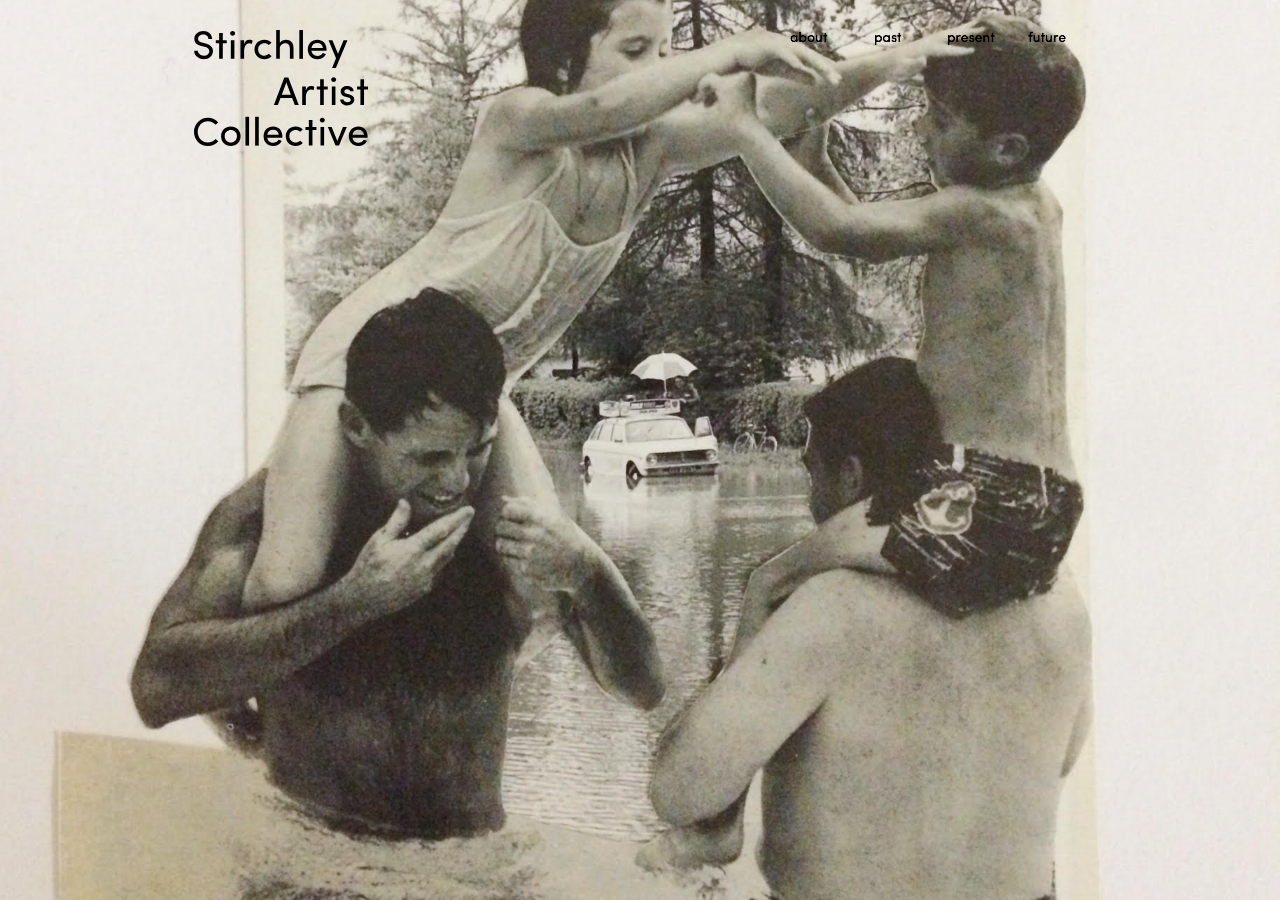
<file: index.html>
<!DOCTYPE html>
<html class="nojs html css_verticalspacer" lang="en-GB">
 <head>

  <meta http-equiv="Content-type" content="text/html;charset=UTF-8"/>
  <meta name="generator" content="2015.2.1.352"/>
  <meta name="viewport" content="width=device-width, initial-scale=1.0"/>
  
  <script type="text/javascript">
   // Update the 'nojs'/'js' class on the html node
document.documentElement.className = document.documentElement.className.replace(/\bnojs\b/g, 'js');

// Check that all required assets are uploaded and up-to-date
if(typeof Muse == "undefined") window.Muse = {}; window.Muse.assets = {"required":["jquery-1.8.3.min.js", "museutils.js", "museconfig.js", "jquery.musepolyfill.bgsize.js", "jquery.watch.js", "require.js", "index.css"], "outOfDate":[]};
</script>
  
  <title>Home</title>
  <!-- CSS -->
  <link rel="stylesheet" type="text/css" href="css/site_global.css?crc=3916556066"/>
  <link rel="stylesheet" type="text/css" href="css/index.css?crc=3976883531" id="pagesheet"/>
   </head>
 <body class="museBGSize">

  <div class="clearfix borderbox" id="page"><!-- group -->
   <div class="clip_frame grpelem" id="u129"><!-- svg -->
    <img class="svg" id="u127" src="images/pasted-svg-610532x406.svg?crc=4205839563" alt="" data-mu-svgfallback="images/pasted%20svg%20610532x406_poster_.png?crc=4030659109" data-image-width="174" data-image-height="116"/>
   </div>
   <a class="nonblock nontext grpelem" id="u94-4" href="about.html"><!-- rasterized frame --><img id="u94-4_img" alt="about" src="images/u94-4.png?crc=3855780870" data-image-width="58"/></a>
   <a class="nonblock nontext grpelem" id="u98-4" href="past.html"><!-- rasterized frame --><img id="u98-4_img" alt="past" src="images/u98-4.png?crc=3931418135" data-image-width="58"/></a>
   <a class="nonblock nontext grpelem" id="u101-4" href="present.html"><!-- rasterized frame --><img id="u101-4_img" alt="present" src="images/u101-4.png?crc=237184759" data-image-width="58"/></a>
   <a class="nonblock nontext grpelem" id="u104-4" href="future.html"><!-- rasterized frame --><img id="u104-4_img" alt="future" src="images/u104-4.png?crc=3951408456" data-image-width="58"/></a>
   <div class="verticalspacer" data-offset-top="146" data-content-above-spacer="145" data-content-below-spacer="354"></div>
  </div>
  <!-- Other scripts -->
  <script type="text/javascript">
   window.Muse.assets.check=function(d){if(!window.Muse.assets.checked){window.Muse.assets.checked=!0;var b={},c=function(a,b){if(window.getComputedStyle){var c=window.getComputedStyle(a,null);return c&&c.getPropertyValue(b)||c&&c[b]||""}if(document.documentElement.currentStyle)return(c=a.currentStyle)&&c[b]||a.style&&a.style[b]||"";return""},a=function(a){if(a.match(/^rgb/))return a=a.replace(/\s+/g,"").match(/([\d\,]+)/gi)[0].split(","),(parseInt(a[0])<<16)+(parseInt(a[1])<<8)+parseInt(a[2]);if(a.match(/^\#/))return parseInt(a.substr(1),
16);return 0},g=function(g){for(var f=document.getElementsByTagName("link"),i=0;i<f.length;i++)if("text/css"==f[i].type){var h=(f[i].href||"").match(/\/?css\/([\w\-]+\.css)\?crc=(\d+)/);if(!h||!h[1]||!h[2])break;b[h[1]]=h[2]}f=document.createElement("div");f.className="version";f.style.cssText="display:none; width:1px; height:1px;";document.getElementsByTagName("body")[0].appendChild(f);for(i=0;i<Muse.assets.required.length;){var h=Muse.assets.required[i],l=h.match(/([\w\-\.]+)\.(\w+)$/),k=l&&l[1]?
l[1]:null,l=l&&l[2]?l[2]:null;switch(l.toLowerCase()){case "css":k=k.replace(/\W/gi,"_").replace(/^([^a-z])/gi,"_$1");f.className+=" "+k;k=a(c(f,"color"));l=a(c(f,"backgroundColor"));k!=0||l!=0?(Muse.assets.required.splice(i,1),"undefined"!=typeof b[h]&&(k!=b[h]>>>24||l!=(b[h]&16777215))&&Muse.assets.outOfDate.push(h)):i++;f.className="version";break;case "js":k.match(/^jquery-[\d\.]+/gi)&&d&&d().jquery=="1.8.3"?Muse.assets.required.splice(i,1):i++;break;default:throw Error("Unsupported file type: "+
l);}}f.parentNode.removeChild(f);if(Muse.assets.outOfDate.length||Muse.assets.required.length)f="Some files on the server may be missing or incorrect. Clear browser cache and try again. If the problem persists please contact website author.",g&&Muse.assets.outOfDate.length&&(f+="\nOut of date: "+Muse.assets.outOfDate.join(",")),g&&Muse.assets.required.length&&(f+="\nMissing: "+Muse.assets.required.join(",")),alert(f)};location&&location.search&&location.search.match&&location.search.match(/muse_debug/gi)?setTimeout(function(){g(!0)},5E3):g()}};
var muse_init=function(){require.config({baseUrl:""});require(["jquery","museutils","whatinput","jquery.musepolyfill.bgsize","jquery.watch"],function(d){var $ = d;$(document).ready(function(){try{
window.Muse.assets.check($);/* body */
Muse.Utils.transformMarkupToFixBrowserProblemsPreInit();/* body */
Muse.Utils.prepHyperlinks(true);/* body */
Muse.Utils.fullPage('#page');/* 100% height page */
Muse.Utils.showWidgetsWhenReady();/* body */
Muse.Utils.transformMarkupToFixBrowserProblems();/* body */
}catch(b){if(b&&"function"==typeof b.notify?b.notify():Muse.Assert.fail("Error calling selector function: "+b),false)throw b;}})})};

</script>
  <!-- RequireJS script -->
  <script src="scripts/require.js?crc=4108833657" type="text/javascript" async data-main="scripts/museconfig.js?crc=169177150" onload="if (requirejs) requirejs.onError = function(requireType, requireModule) { if (requireType && requireType.toString && requireType.toString().indexOf && 0 <= requireType.toString().indexOf('#scripterror')) window.Muse.assets.check(); }" onerror="window.Muse.assets.check();"></script>
   </body>
</html>
</file>
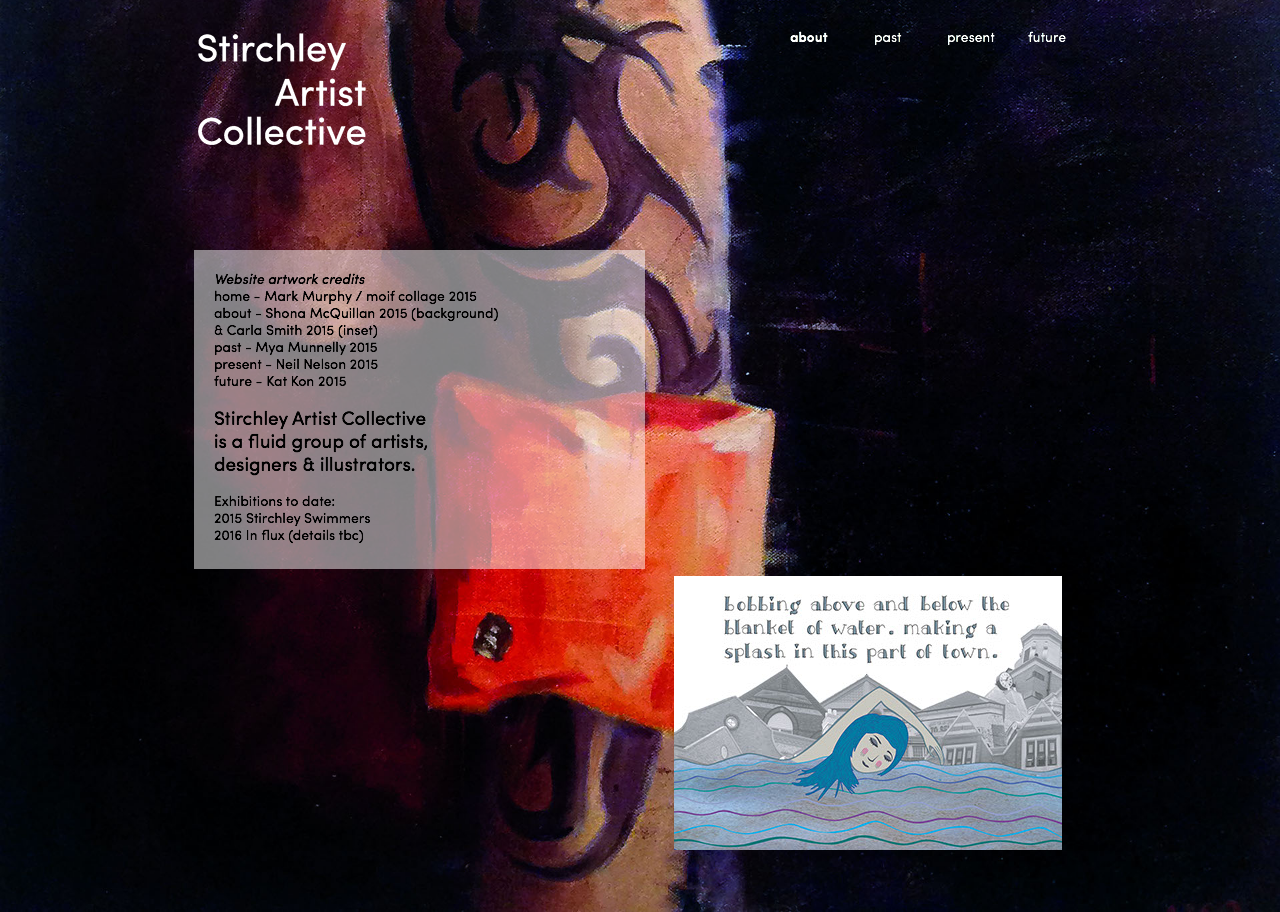
<file: about.html>
<!DOCTYPE html>
<html class="nojs html css_verticalspacer" lang="en-GB">
 <head>

  <meta http-equiv="Content-type" content="text/html;charset=UTF-8"/>
  <meta name="generator" content="2015.2.1.352"/>
  <meta name="viewport" content="width=device-width, initial-scale=1.0"/>
  
  <script type="text/javascript">
   // Update the 'nojs'/'js' class on the html node
document.documentElement.className = document.documentElement.className.replace(/\bnojs\b/g, 'js');

// Check that all required assets are uploaded and up-to-date
if(typeof Muse == "undefined") window.Muse = {}; window.Muse.assets = {"required":["jquery-1.8.3.min.js", "museutils.js", "museconfig.js", "jquery.musepolyfill.bgsize.js", "jquery.watch.js", "require.js", "about.css"], "outOfDate":[]};
</script>
  
  <title>About</title>
  <!-- CSS -->
  <link rel="stylesheet" type="text/css" href="css/site_global.css?crc=3916556066"/>
  <link rel="stylesheet" type="text/css" href="css/about.css?crc=255403412" id="pagesheet"/>
   </head>
 <body class="museBGSize">

  <div class="clearfix borderbox" id="page"><!-- group -->
   <div class="clearfix grpelem" id="pu426"><!-- group -->
    <div class="clip_frame grpelem" id="u426"><!-- image -->
     <img class="block" id="u426_img" src="images/sac-logo-o-white.png?crc=4104380112" alt="" data-image-width="388" data-image-height="388"/>
    </div>
    <div class="grpelem" id="u399"><!-- simple frame --></div>
    <img class="grpelem" id="u400-31" alt="Website artwork credits home - Mark Murphy / moif collage 2015 about - Shona McQuillan 2015 (background) &amp; Carla Smith 2015 (inset) past - Mya Munnelly 2015 present - Neil Nelson 2015 future - Kat Kon 2015 Stirchley Artist Collective is a fluid group of artists, designers &amp; illustrators. Exhibitions to date: 2015 Stirchley Swimmers 2016 In flux (details tbc) " src="images/u400-31.png?crc=511358197" data-image-width="410"/><!-- rasterized frame -->
    <a class="nonblock nontext grpelem" id="u465" href="index.html"><!-- content --><div class="fluid_height_spacer"></div></a>
   </div>
   <div class="clearfix grpelem" id="ppu197-4"><!-- column -->
    <div class="clearfix colelem" id="pu197-4"><!-- group -->
     <a class="nonblock nontext MuseLinkActive grpelem" id="u197-4" href="about.html"><!-- rasterized frame --><img id="u197-4_img" alt="about" src="images/u197-4-a.png?crc=4007350851" data-image-width="58"/></a>
     <a class="nonblock nontext grpelem" id="u202-4" href="past.html"><!-- rasterized frame --><img id="u202-4_img" alt="past" src="images/u202-4.png?crc=3786506341" data-image-width="58"/></a>
     <a class="nonblock nontext grpelem" id="u201-4" href="present.html"><!-- rasterized frame --><img id="u201-4_img" alt="present" src="images/u201-4.png?crc=507789005" data-image-width="58"/></a>
     <a class="nonblock nontext grpelem" id="u198-4" href="future.html"><!-- rasterized frame --><img id="u198-4_img" alt="future" src="images/u198-4.png?crc=3968322541" data-image-width="58"/></a>
    </div>
    <div class="clip_frame colelem" id="u436" data-mu-ie-matrix="progid:DXImageTransform.Microsoft.Matrix(M11=0,M12=1,M21=-1,M22=0,SizingMethod='auto expand')" data-mu-ie-matrix-dx="-57" data-mu-ie-matrix-dy="57"><!-- image -->
     <img class="block" id="u436_img" src="images/2015-10-30%20kerry%20leslie%20exhibition%20prints%20hr3.jpg?crc=480614748" alt="" data-image-width="274" data-image-height="388"/>
    </div>
   </div>
   <div class="verticalspacer" data-offset-top="850" data-content-above-spacer="850" data-content-below-spacer="61"></div>
  </div>
  <!-- Other scripts -->
  <script type="text/javascript">
   window.Muse.assets.check=function(d){if(!window.Muse.assets.checked){window.Muse.assets.checked=!0;var b={},c=function(a,b){if(window.getComputedStyle){var c=window.getComputedStyle(a,null);return c&&c.getPropertyValue(b)||c&&c[b]||""}if(document.documentElement.currentStyle)return(c=a.currentStyle)&&c[b]||a.style&&a.style[b]||"";return""},a=function(a){if(a.match(/^rgb/))return a=a.replace(/\s+/g,"").match(/([\d\,]+)/gi)[0].split(","),(parseInt(a[0])<<16)+(parseInt(a[1])<<8)+parseInt(a[2]);if(a.match(/^\#/))return parseInt(a.substr(1),
16);return 0},g=function(g){for(var f=document.getElementsByTagName("link"),i=0;i<f.length;i++)if("text/css"==f[i].type){var h=(f[i].href||"").match(/\/?css\/([\w\-]+\.css)\?crc=(\d+)/);if(!h||!h[1]||!h[2])break;b[h[1]]=h[2]}f=document.createElement("div");f.className="version";f.style.cssText="display:none; width:1px; height:1px;";document.getElementsByTagName("body")[0].appendChild(f);for(i=0;i<Muse.assets.required.length;){var h=Muse.assets.required[i],l=h.match(/([\w\-\.]+)\.(\w+)$/),k=l&&l[1]?
l[1]:null,l=l&&l[2]?l[2]:null;switch(l.toLowerCase()){case "css":k=k.replace(/\W/gi,"_").replace(/^([^a-z])/gi,"_$1");f.className+=" "+k;k=a(c(f,"color"));l=a(c(f,"backgroundColor"));k!=0||l!=0?(Muse.assets.required.splice(i,1),"undefined"!=typeof b[h]&&(k!=b[h]>>>24||l!=(b[h]&16777215))&&Muse.assets.outOfDate.push(h)):i++;f.className="version";break;case "js":k.match(/^jquery-[\d\.]+/gi)&&d&&d().jquery=="1.8.3"?Muse.assets.required.splice(i,1):i++;break;default:throw Error("Unsupported file type: "+
l);}}f.parentNode.removeChild(f);if(Muse.assets.outOfDate.length||Muse.assets.required.length)f="Some files on the server may be missing or incorrect. Clear browser cache and try again. If the problem persists please contact website author.",g&&Muse.assets.outOfDate.length&&(f+="\nOut of date: "+Muse.assets.outOfDate.join(",")),g&&Muse.assets.required.length&&(f+="\nMissing: "+Muse.assets.required.join(",")),alert(f)};location&&location.search&&location.search.match&&location.search.match(/muse_debug/gi)?setTimeout(function(){g(!0)},5E3):g()}};
var muse_init=function(){require.config({baseUrl:""});require(["jquery","museutils","whatinput","jquery.musepolyfill.bgsize","jquery.watch"],function(d){var $ = d;$(document).ready(function(){try{
window.Muse.assets.check($);/* body */
Muse.Utils.transformMarkupToFixBrowserProblemsPreInit();/* body */
Muse.Utils.prepHyperlinks(true);/* body */
Muse.Utils.fullPage('#page');/* 100% height page */
Muse.Utils.showWidgetsWhenReady();/* body */
Muse.Utils.transformMarkupToFixBrowserProblems();/* body */
}catch(b){if(b&&"function"==typeof b.notify?b.notify():Muse.Assert.fail("Error calling selector function: "+b),false)throw b;}})})};

</script>
  <!-- RequireJS script -->
  <script src="scripts/require.js?crc=4108833657" type="text/javascript" async data-main="scripts/museconfig.js?crc=169177150" onload="if (requirejs) requirejs.onError = function(requireType, requireModule) { if (requireType && requireType.toString && requireType.toString().indexOf && 0 <= requireType.toString().indexOf('#scripterror')) window.Muse.assets.check(); }" onerror="window.Muse.assets.check();"></script>
   </body>
</html>
</file>
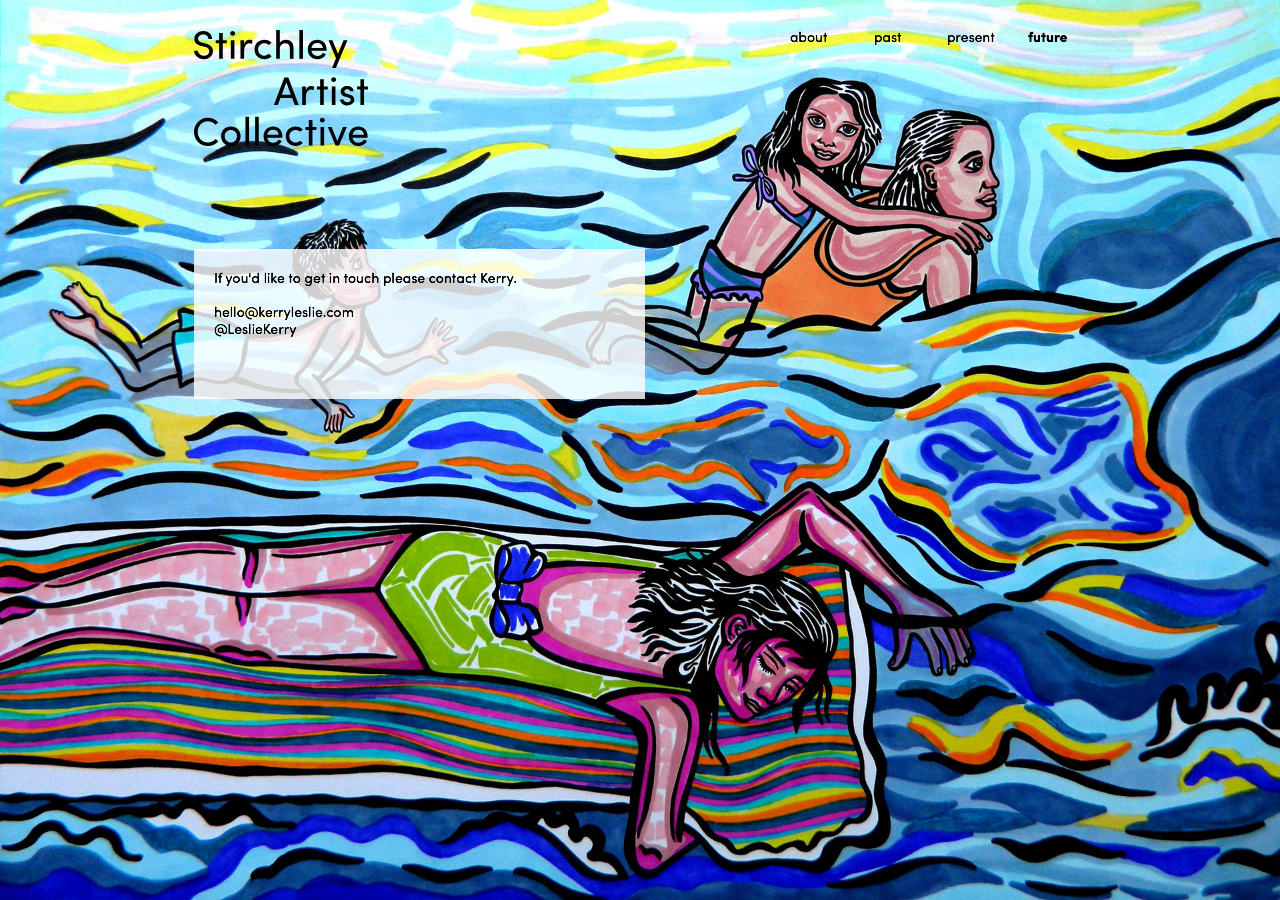
<file: future.html>
<!DOCTYPE html>
<html class="nojs html css_verticalspacer" lang="en-GB">
 <head>

  <meta http-equiv="Content-type" content="text/html;charset=UTF-8"/>
  <meta name="generator" content="2015.2.1.352"/>
  <meta name="viewport" content="width=device-width, initial-scale=1.0"/>
  
  <script type="text/javascript">
   // Update the 'nojs'/'js' class on the html node
document.documentElement.className = document.documentElement.className.replace(/\bnojs\b/g, 'js');

// Check that all required assets are uploaded and up-to-date
if(typeof Muse == "undefined") window.Muse = {}; window.Muse.assets = {"required":["jquery-1.8.3.min.js", "museutils.js", "museconfig.js", "jquery.musepolyfill.bgsize.js", "jquery.watch.js", "require.js", "future.css"], "outOfDate":[]};
</script>
  
  <title>future</title>
  <!-- CSS -->
  <link rel="stylesheet" type="text/css" href="css/site_global.css?crc=3916556066"/>
  <link rel="stylesheet" type="text/css" href="css/future.css?crc=3926775800" id="pagesheet"/>
   </head>
 <body class="museBGSize">

  <div class="clearfix borderbox" id="page"><!-- group -->
   <div class="clearfix grpelem" id="pu326"><!-- column -->
    <a class="nonblock nontext clip_frame colelem" id="u326" href="index.html"><!-- svg --><img class="svg" id="u327" src="images/pasted-svg-610532x406.svg?crc=4205839563" alt="" data-mu-svgfallback="images/pasted%20svg%20610532x406_poster_.png?crc=4030659109" data-image-width="174" data-image-height="116"/></a>
    <div class="clearfix colelem" id="pu393"><!-- group -->
     <div class="grpelem" id="u393"><!-- simple frame --></div>
     <img class="grpelem" id="u394-9" alt="If you'd like to get in touch please contact Kerry. hello@kerryleslie.com @LeslieKerry" src="images/u394-9.png?crc=128987363" data-image-width="410"/><!-- rasterized frame -->
    </div>
   </div>
   <a class="nonblock nontext grpelem" id="u322-4" href="about.html"><!-- rasterized frame --><img id="u322-4_img" alt="about" src="images/u322-4.png?crc=3855780870" data-image-width="58"/></a>
   <a class="nonblock nontext grpelem" id="u324-4" href="past.html"><!-- rasterized frame --><img id="u324-4_img" alt="past" src="images/u324-4.png?crc=3931418135" data-image-width="58"/></a>
   <a class="nonblock nontext grpelem" id="u325-4" href="present.html"><!-- rasterized frame --><img id="u325-4_img" alt="present" src="images/u325-4.png?crc=237184759" data-image-width="58"/></a>
   <a class="nonblock nontext MuseLinkActive grpelem" id="u323-4" href="future.html"><!-- rasterized frame --><img id="u323-4_img" alt="future" src="images/u323-4-a.png?crc=530638562" data-image-width="58"/></a>
   <div class="verticalspacer" data-offset-top="399" data-content-above-spacer="398" data-content-below-spacer="101"></div>
  </div>
  <!-- Other scripts -->
  <script type="text/javascript">
   window.Muse.assets.check=function(d){if(!window.Muse.assets.checked){window.Muse.assets.checked=!0;var b={},c=function(a,b){if(window.getComputedStyle){var c=window.getComputedStyle(a,null);return c&&c.getPropertyValue(b)||c&&c[b]||""}if(document.documentElement.currentStyle)return(c=a.currentStyle)&&c[b]||a.style&&a.style[b]||"";return""},a=function(a){if(a.match(/^rgb/))return a=a.replace(/\s+/g,"").match(/([\d\,]+)/gi)[0].split(","),(parseInt(a[0])<<16)+(parseInt(a[1])<<8)+parseInt(a[2]);if(a.match(/^\#/))return parseInt(a.substr(1),
16);return 0},g=function(g){for(var f=document.getElementsByTagName("link"),i=0;i<f.length;i++)if("text/css"==f[i].type){var h=(f[i].href||"").match(/\/?css\/([\w\-]+\.css)\?crc=(\d+)/);if(!h||!h[1]||!h[2])break;b[h[1]]=h[2]}f=document.createElement("div");f.className="version";f.style.cssText="display:none; width:1px; height:1px;";document.getElementsByTagName("body")[0].appendChild(f);for(i=0;i<Muse.assets.required.length;){var h=Muse.assets.required[i],l=h.match(/([\w\-\.]+)\.(\w+)$/),k=l&&l[1]?
l[1]:null,l=l&&l[2]?l[2]:null;switch(l.toLowerCase()){case "css":k=k.replace(/\W/gi,"_").replace(/^([^a-z])/gi,"_$1");f.className+=" "+k;k=a(c(f,"color"));l=a(c(f,"backgroundColor"));k!=0||l!=0?(Muse.assets.required.splice(i,1),"undefined"!=typeof b[h]&&(k!=b[h]>>>24||l!=(b[h]&16777215))&&Muse.assets.outOfDate.push(h)):i++;f.className="version";break;case "js":k.match(/^jquery-[\d\.]+/gi)&&d&&d().jquery=="1.8.3"?Muse.assets.required.splice(i,1):i++;break;default:throw Error("Unsupported file type: "+
l);}}f.parentNode.removeChild(f);if(Muse.assets.outOfDate.length||Muse.assets.required.length)f="Some files on the server may be missing or incorrect. Clear browser cache and try again. If the problem persists please contact website author.",g&&Muse.assets.outOfDate.length&&(f+="\nOut of date: "+Muse.assets.outOfDate.join(",")),g&&Muse.assets.required.length&&(f+="\nMissing: "+Muse.assets.required.join(",")),alert(f)};location&&location.search&&location.search.match&&location.search.match(/muse_debug/gi)?setTimeout(function(){g(!0)},5E3):g()}};
var muse_init=function(){require.config({baseUrl:""});require(["jquery","museutils","whatinput","jquery.musepolyfill.bgsize","jquery.watch"],function(d){var $ = d;$(document).ready(function(){try{
window.Muse.assets.check($);/* body */
Muse.Utils.transformMarkupToFixBrowserProblemsPreInit();/* body */
Muse.Utils.prepHyperlinks(true);/* body */
Muse.Utils.fullPage('#page');/* 100% height page */
Muse.Utils.showWidgetsWhenReady();/* body */
Muse.Utils.transformMarkupToFixBrowserProblems();/* body */
}catch(b){if(b&&"function"==typeof b.notify?b.notify():Muse.Assert.fail("Error calling selector function: "+b),false)throw b;}})})};

</script>
  <!-- RequireJS script -->
  <script src="scripts/require.js?crc=4108833657" type="text/javascript" async data-main="scripts/museconfig.js?crc=169177150" onload="if (requirejs) requirejs.onError = function(requireType, requireModule) { if (requireType && requireType.toString && requireType.toString().indexOf && 0 <= requireType.toString().indexOf('#scripterror')) window.Muse.assets.check(); }" onerror="window.Muse.assets.check();"></script>
   </body>
</html>
</file>
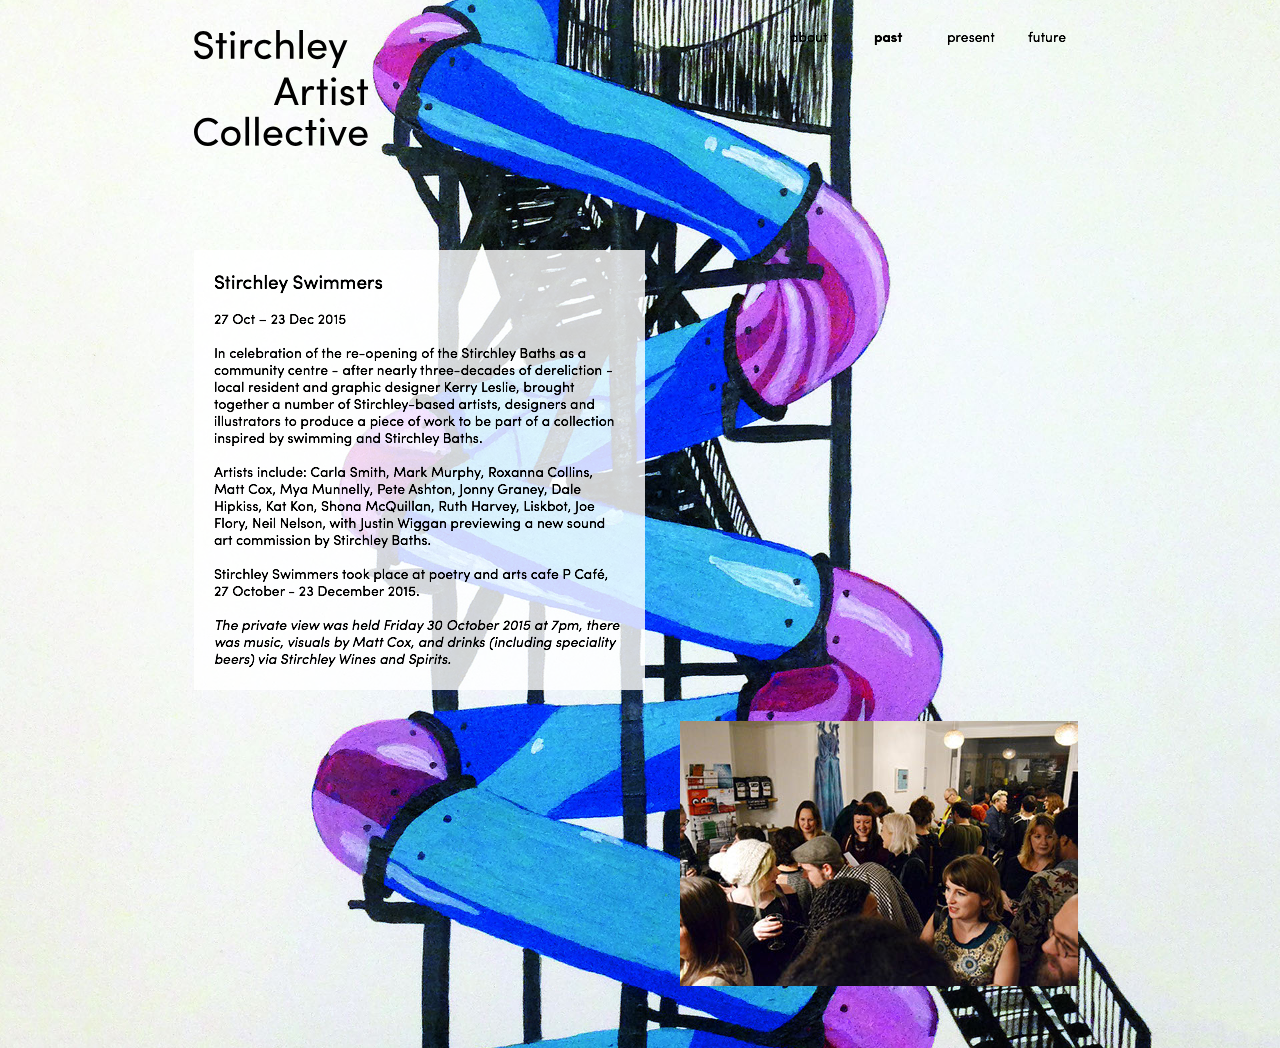
<file: past.html>
<!DOCTYPE html>
<html class="nojs html css_verticalspacer" lang="en-GB">
 <head>

  <meta http-equiv="Content-type" content="text/html;charset=UTF-8"/>
  <meta name="generator" content="2015.2.1.352"/>
  <meta name="viewport" content="width=device-width, initial-scale=1.0"/>
  
  <script type="text/javascript">
   // Update the 'nojs'/'js' class on the html node
document.documentElement.className = document.documentElement.className.replace(/\bnojs\b/g, 'js');

// Check that all required assets are uploaded and up-to-date
if(typeof Muse == "undefined") window.Muse = {}; window.Muse.assets = {"required":["jquery-1.8.3.min.js", "museutils.js", "museconfig.js", "jquery.musepolyfill.bgsize.js", "jquery.watch.js", "require.js", "past.css"], "outOfDate":[]};
</script>
  
  <title>past</title>
  <!-- CSS -->
  <link rel="stylesheet" type="text/css" href="css/site_global.css?crc=3916556066"/>
  <link rel="stylesheet" type="text/css" href="css/past.css?crc=180876715" id="pagesheet"/>
   </head>
 <body class="museBGSize">

  <div class="clearfix borderbox" id="page"><!-- column -->
   <div class="clearfix colelem" id="pu243"><!-- group -->
    <a class="nonblock nontext clip_frame grpelem" id="u243" href="index.html"><!-- svg --><img class="svg" id="u244" src="images/pasted-svg-610532x406.svg?crc=4205839563" alt="" data-mu-svgfallback="images/pasted%20svg%20610532x406_poster_.png?crc=4030659109" data-image-width="174" data-image-height="116"/></a>
    <a class="nonblock nontext grpelem" id="u245-4" href="about.html"><!-- rasterized frame --><img id="u245-4_img" alt="about" src="images/u245-4.png?crc=3855780870" data-image-width="58"/></a>
    <a class="nonblock nontext MuseLinkActive grpelem" id="u242-4" href="past.html"><!-- rasterized frame --><img id="u242-4_img" alt="past" src="images/u242-4-a.png?crc=3792457206" data-image-width="58"/></a>
    <a class="nonblock nontext grpelem" id="u241-4" href="present.html"><!-- rasterized frame --><img id="u241-4_img" alt="present" src="images/u241-4.png?crc=237184759" data-image-width="58"/></a>
    <a class="nonblock nontext grpelem" id="u240-4" href="future.html"><!-- rasterized frame --><img id="u240-4_img" alt="future" src="images/u240-4.png?crc=3951408456" data-image-width="58"/></a>
   </div>
   <div class="clearfix colelem" id="pu379"><!-- group -->
    <div class="grpelem" id="u379"><!-- simple frame --></div>
    <img class="grpelem" id="u380-19" alt="Stirchley Swimmers 27 Oct – 23 Dec 2015 In celebration of the re-opening of the Stirchley Baths as a community centre - after nearly three-decades of dereliction - local resident and graphic designer Kerry Leslie, brought together a number of Stirchley-based artists, designers and illustrators to produce a piece of work to be part of a collection inspired by swimming and Stirchley Baths. Artists include: Carla Smith, Mark Murphy, Roxanna Collins, Matt Cox, Mya Munnelly, Pete Ashton, Jonny Graney, Dale Hipkiss, Kat Kon, Shona McQuillan, Ruth Harvey, Liskbot, Joe Flory, Neil Nelson, with Justin Wiggan previewing a new sound art commission by Stirchley Baths. Stirchley Swimmers took place at poetry and arts cafe P Café, 27 October - 23 December 2015. The private view was held Friday 30 October 2015 at 7pm, there was music, visuals by Matt Cox, and drinks (including speciality beers) via Stirchley Wines and Spirits. " src="images/u380-19.png?crc=347801358" data-image-width="410"/><!-- rasterized frame -->
   </div>
   <div class="clip_frame colelem" id="u406"><!-- image -->
    <img class="block" id="u406_img" src="images/csmx7o2wiaa4mai.jpg?crc=3956658618" alt="" data-image-width="398" data-image-height="265"/>
   </div>
   <div class="verticalspacer" data-offset-top="986" data-content-above-spacer="986" data-content-below-spacer="62"></div>
  </div>
  <!-- Other scripts -->
  <script type="text/javascript">
   window.Muse.assets.check=function(d){if(!window.Muse.assets.checked){window.Muse.assets.checked=!0;var b={},c=function(a,b){if(window.getComputedStyle){var c=window.getComputedStyle(a,null);return c&&c.getPropertyValue(b)||c&&c[b]||""}if(document.documentElement.currentStyle)return(c=a.currentStyle)&&c[b]||a.style&&a.style[b]||"";return""},a=function(a){if(a.match(/^rgb/))return a=a.replace(/\s+/g,"").match(/([\d\,]+)/gi)[0].split(","),(parseInt(a[0])<<16)+(parseInt(a[1])<<8)+parseInt(a[2]);if(a.match(/^\#/))return parseInt(a.substr(1),
16);return 0},g=function(g){for(var f=document.getElementsByTagName("link"),i=0;i<f.length;i++)if("text/css"==f[i].type){var h=(f[i].href||"").match(/\/?css\/([\w\-]+\.css)\?crc=(\d+)/);if(!h||!h[1]||!h[2])break;b[h[1]]=h[2]}f=document.createElement("div");f.className="version";f.style.cssText="display:none; width:1px; height:1px;";document.getElementsByTagName("body")[0].appendChild(f);for(i=0;i<Muse.assets.required.length;){var h=Muse.assets.required[i],l=h.match(/([\w\-\.]+)\.(\w+)$/),k=l&&l[1]?
l[1]:null,l=l&&l[2]?l[2]:null;switch(l.toLowerCase()){case "css":k=k.replace(/\W/gi,"_").replace(/^([^a-z])/gi,"_$1");f.className+=" "+k;k=a(c(f,"color"));l=a(c(f,"backgroundColor"));k!=0||l!=0?(Muse.assets.required.splice(i,1),"undefined"!=typeof b[h]&&(k!=b[h]>>>24||l!=(b[h]&16777215))&&Muse.assets.outOfDate.push(h)):i++;f.className="version";break;case "js":k.match(/^jquery-[\d\.]+/gi)&&d&&d().jquery=="1.8.3"?Muse.assets.required.splice(i,1):i++;break;default:throw Error("Unsupported file type: "+
l);}}f.parentNode.removeChild(f);if(Muse.assets.outOfDate.length||Muse.assets.required.length)f="Some files on the server may be missing or incorrect. Clear browser cache and try again. If the problem persists please contact website author.",g&&Muse.assets.outOfDate.length&&(f+="\nOut of date: "+Muse.assets.outOfDate.join(",")),g&&Muse.assets.required.length&&(f+="\nMissing: "+Muse.assets.required.join(",")),alert(f)};location&&location.search&&location.search.match&&location.search.match(/muse_debug/gi)?setTimeout(function(){g(!0)},5E3):g()}};
var muse_init=function(){require.config({baseUrl:""});require(["jquery","museutils","whatinput","jquery.musepolyfill.bgsize","jquery.watch"],function(d){var $ = d;$(document).ready(function(){try{
window.Muse.assets.check($);/* body */
Muse.Utils.transformMarkupToFixBrowserProblemsPreInit();/* body */
Muse.Utils.prepHyperlinks(true);/* body */
Muse.Utils.fullPage('#page');/* 100% height page */
Muse.Utils.showWidgetsWhenReady();/* body */
Muse.Utils.transformMarkupToFixBrowserProblems();/* body */
}catch(b){if(b&&"function"==typeof b.notify?b.notify():Muse.Assert.fail("Error calling selector function: "+b),false)throw b;}})})};

</script>
  <!-- RequireJS script -->
  <script src="scripts/require.js?crc=4108833657" type="text/javascript" async data-main="scripts/museconfig.js?crc=169177150" onload="if (requirejs) requirejs.onError = function(requireType, requireModule) { if (requireType && requireType.toString && requireType.toString().indexOf && 0 <= requireType.toString().indexOf('#scripterror')) window.Muse.assets.check(); }" onerror="window.Muse.assets.check();"></script>
   </body>
</html>
</file>
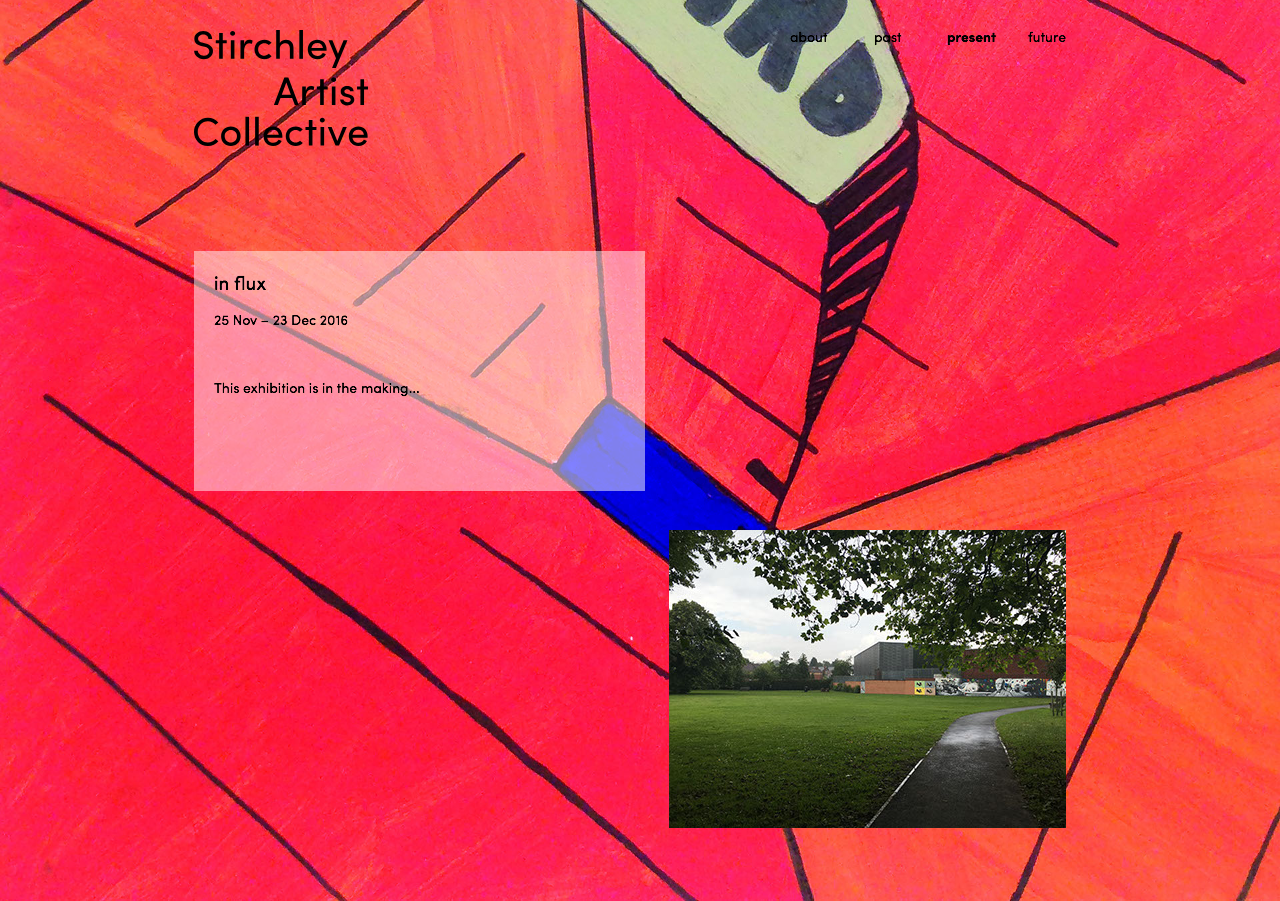
<file: present.html>
<!DOCTYPE html>
<html class="nojs html css_verticalspacer" lang="en-GB">
 <head>

  <meta http-equiv="Content-type" content="text/html;charset=UTF-8"/>
  <meta name="generator" content="2015.2.1.352"/>
  <meta name="viewport" content="width=device-width, initial-scale=1.0"/>
  
  <script type="text/javascript">
   // Update the 'nojs'/'js' class on the html node
document.documentElement.className = document.documentElement.className.replace(/\bnojs\b/g, 'js');

// Check that all required assets are uploaded and up-to-date
if(typeof Muse == "undefined") window.Muse = {}; window.Muse.assets = {"required":["jquery-1.8.3.min.js", "museutils.js", "museconfig.js", "jquery.musepolyfill.bgsize.js", "jquery.watch.js", "require.js", "present.css"], "outOfDate":[]};
</script>
  
  <title>present</title>
  <!-- CSS -->
  <link rel="stylesheet" type="text/css" href="css/site_global.css?crc=3916556066"/>
  <link rel="stylesheet" type="text/css" href="css/present.css?crc=3946136774" id="pagesheet"/>
   </head>
 <body class="museBGSize">

  <div class="clearfix borderbox" id="page"><!-- group -->
   <div class="clearfix grpelem" id="pu280"><!-- column -->
    <a class="nonblock nontext clip_frame colelem" id="u280" href="index.html"><!-- svg --><img class="svg" id="u281" src="images/pasted-svg-610532x406.svg?crc=4205839563" alt="" data-mu-svgfallback="images/pasted%20svg%20610532x406_poster_.png?crc=4030659109" data-image-width="174" data-image-height="116"/></a>
    <div class="clearfix colelem" id="pu385"><!-- group -->
     <div class="grpelem" id="u385"><!-- simple frame --></div>
     <img class="grpelem" id="u386-13" alt="in flux 25 Nov – 23 Dec 2016 This exhibition is in the making... " src="images/u386-13.png?crc=20458336" data-image-width="410"/><!-- rasterized frame -->
    </div>
   </div>
   <div class="clearfix grpelem" id="ppu283-4"><!-- column -->
    <div class="clearfix colelem" id="pu283-4"><!-- group -->
     <a class="nonblock nontext grpelem" id="u283-4" href="about.html"><!-- rasterized frame --><img id="u283-4_img" alt="about" src="images/u283-4.png?crc=3855780870" data-image-width="58"/></a>
     <a class="nonblock nontext grpelem" id="u282-4" href="past.html"><!-- rasterized frame --><img id="u282-4_img" alt="past" src="images/u282-4.png?crc=3931418135" data-image-width="58"/></a>
     <a class="nonblock nontext MuseLinkActive grpelem" id="u284-4" href="present.html"><!-- rasterized frame --><img id="u284-4_img" alt="present" src="images/u284-4-a.png?crc=267641519" data-image-width="58"/></a>
     <a class="nonblock nontext grpelem" id="u279-4" href="future.html"><!-- rasterized frame --><img id="u279-4_img" alt="future" src="images/u279-4.png?crc=3951408456" data-image-width="58"/></a>
    </div>
    <div class="clip_frame colelem" id="u468"><!-- image -->
     <img class="block" id="u468_img" src="images/img_8997.jpg?crc=3892941159" alt="" data-image-width="397" data-image-height="298"/>
    </div>
   </div>
   <div class="verticalspacer" data-offset-top="828" data-content-above-spacer="827" data-content-below-spacer="61"></div>
  </div>
  <!-- Other scripts -->
  <script type="text/javascript">
   window.Muse.assets.check=function(d){if(!window.Muse.assets.checked){window.Muse.assets.checked=!0;var b={},c=function(a,b){if(window.getComputedStyle){var c=window.getComputedStyle(a,null);return c&&c.getPropertyValue(b)||c&&c[b]||""}if(document.documentElement.currentStyle)return(c=a.currentStyle)&&c[b]||a.style&&a.style[b]||"";return""},a=function(a){if(a.match(/^rgb/))return a=a.replace(/\s+/g,"").match(/([\d\,]+)/gi)[0].split(","),(parseInt(a[0])<<16)+(parseInt(a[1])<<8)+parseInt(a[2]);if(a.match(/^\#/))return parseInt(a.substr(1),
16);return 0},g=function(g){for(var f=document.getElementsByTagName("link"),i=0;i<f.length;i++)if("text/css"==f[i].type){var h=(f[i].href||"").match(/\/?css\/([\w\-]+\.css)\?crc=(\d+)/);if(!h||!h[1]||!h[2])break;b[h[1]]=h[2]}f=document.createElement("div");f.className="version";f.style.cssText="display:none; width:1px; height:1px;";document.getElementsByTagName("body")[0].appendChild(f);for(i=0;i<Muse.assets.required.length;){var h=Muse.assets.required[i],l=h.match(/([\w\-\.]+)\.(\w+)$/),k=l&&l[1]?
l[1]:null,l=l&&l[2]?l[2]:null;switch(l.toLowerCase()){case "css":k=k.replace(/\W/gi,"_").replace(/^([^a-z])/gi,"_$1");f.className+=" "+k;k=a(c(f,"color"));l=a(c(f,"backgroundColor"));k!=0||l!=0?(Muse.assets.required.splice(i,1),"undefined"!=typeof b[h]&&(k!=b[h]>>>24||l!=(b[h]&16777215))&&Muse.assets.outOfDate.push(h)):i++;f.className="version";break;case "js":k.match(/^jquery-[\d\.]+/gi)&&d&&d().jquery=="1.8.3"?Muse.assets.required.splice(i,1):i++;break;default:throw Error("Unsupported file type: "+
l);}}f.parentNode.removeChild(f);if(Muse.assets.outOfDate.length||Muse.assets.required.length)f="Some files on the server may be missing or incorrect. Clear browser cache and try again. If the problem persists please contact website author.",g&&Muse.assets.outOfDate.length&&(f+="\nOut of date: "+Muse.assets.outOfDate.join(",")),g&&Muse.assets.required.length&&(f+="\nMissing: "+Muse.assets.required.join(",")),alert(f)};location&&location.search&&location.search.match&&location.search.match(/muse_debug/gi)?setTimeout(function(){g(!0)},5E3):g()}};
var muse_init=function(){require.config({baseUrl:""});require(["jquery","museutils","whatinput","jquery.musepolyfill.bgsize","jquery.watch"],function(d){var $ = d;$(document).ready(function(){try{
window.Muse.assets.check($);/* body */
Muse.Utils.transformMarkupToFixBrowserProblemsPreInit();/* body */
Muse.Utils.prepHyperlinks(true);/* body */
Muse.Utils.fullPage('#page');/* 100% height page */
Muse.Utils.showWidgetsWhenReady();/* body */
Muse.Utils.transformMarkupToFixBrowserProblems();/* body */
}catch(b){if(b&&"function"==typeof b.notify?b.notify():Muse.Assert.fail("Error calling selector function: "+b),false)throw b;}})})};

</script>
  <!-- RequireJS script -->
  <script src="scripts/require.js?crc=4108833657" type="text/javascript" async data-main="scripts/museconfig.js?crc=169177150" onload="if (requirejs) requirejs.onError = function(requireType, requireModule) { if (requireType && requireType.toString && requireType.toString().indexOf && 0 <= requireType.toString().indexOf('#scripterror')) window.Muse.assets.check(); }" onerror="window.Muse.assets.check();"></script>
   </body>
</html>
</file>
<file: css/site_global.css>
html{min-height:100%;min-width:100%;-ms-text-size-adjust:none;}body,div,dl,dt,dd,ul,ol,li,nav,h1,h2,h3,h4,h5,h6,pre,code,form,fieldset,legend,input,button,textarea,p,blockquote,th,td,a{margin:0px;padding:0px;border-width:0px;border-style:solid;border-color:transparent;-webkit-transform-origin:left top;-ms-transform-origin:left top;-o-transform-origin:left top;transform-origin:left top;background-repeat:no-repeat;}.transition{-webkit-transition-property:background-image,background-position,background-color,border-color,border-radius,color,font-size,font-style,font-weight,letter-spacing,line-height,text-align,box-shadow,text-shadow,opacity;transition-property:background-image,background-position,background-color,border-color,border-radius,color,font-size,font-style,font-weight,letter-spacing,line-height,text-align,box-shadow,text-shadow,opacity;}.transition *{-webkit-transition:inherit;transition:inherit;}table{border-collapse:collapse;border-spacing:0px;}fieldset,img{border:0px;border-style:solid;-webkit-transform-origin:left top;-ms-transform-origin:left top;-o-transform-origin:left top;transform-origin:left top;}address,caption,cite,code,dfn,em,strong,th,var,optgroup{font-style:inherit;font-weight:inherit;}del,ins{text-decoration:none;}li{list-style:none;}caption,th{text-align:left;}h1,h2,h3,h4,h5,h6{font-size:100%;font-weight:inherit;}input,button,textarea,select,optgroup,option{font-family:inherit;font-size:inherit;font-style:inherit;font-weight:inherit;}input,textarea{-webkit-appearance:none;-webkit-border-radius:0;}body{font-family:Arial, Helvetica Neue, Helvetica, sans-serif;text-align:left;font-size:14px;line-height:17px;word-wrap:break-word;text-rendering:optimizeLegibility;-moz-font-feature-settings:'liga';-ms-font-feature-settings:'liga';-webkit-font-feature-settings:'liga';font-feature-settings:'liga';}a:link{color:#0000FF;text-decoration:underline;}a:visited{color:#800080;text-decoration:underline;}a:hover{color:#0000FF;text-decoration:underline;}a:active{color:#EE0000;text-decoration:underline;}a.nontext{color:black;text-decoration:none;font-style:normal;font-weight:normal;}.normal_text{color:#000000;direction:ltr;font-family:Arial, Helvetica Neue, Helvetica, sans-serif;font-size:14px;font-style:normal;font-weight:normal;letter-spacing:0px;line-height:17px;text-align:left;text-decoration:none;text-indent:0px;text-transform:none;vertical-align:0px;padding:0px;}.list0 li:before{position:absolute;right:100%;letter-spacing:0px;text-decoration:none;font-weight:normal;font-style:normal;}.rtl-list li:before{right:auto;left:100%;}.nls-None > li:before,.nls-None .list3 > li:before,.nls-None .list6 > li:before{margin-right:6px;content:'•';}.nls-None .list1 > li:before,.nls-None .list4 > li:before,.nls-None .list7 > li:before{margin-right:6px;content:'○';}.nls-None,.nls-None .list1,.nls-None .list2,.nls-None .list3,.nls-None .list4,.nls-None .list5,.nls-None .list6,.nls-None .list7,.nls-None .list8{padding-left:34px;}.nls-None.rtl-list,.nls-None .list1.rtl-list,.nls-None .list2.rtl-list,.nls-None .list3.rtl-list,.nls-None .list4.rtl-list,.nls-None .list5.rtl-list,.nls-None .list6.rtl-list,.nls-None .list7.rtl-list,.nls-None .list8.rtl-list{padding-left:0px;padding-right:34px;}.nls-None .list2 > li:before,.nls-None .list5 > li:before,.nls-None .list8 > li:before{margin-right:6px;content:'-';}.nls-None.rtl-list > li:before,.nls-None .list1.rtl-list > li:before,.nls-None .list2.rtl-list > li:before,.nls-None .list3.rtl-list > li:before,.nls-None .list4.rtl-list > li:before,.nls-None .list5.rtl-list > li:before,.nls-None .list6.rtl-list > li:before,.nls-None .list7.rtl-list > li:before,.nls-None .list8.rtl-list > li:before{margin-right:0px;margin-left:6px;}.TabbedPanelsTab{white-space:nowrap;}.MenuBar .MenuBarView,.MenuBar .SubMenuView{display:block;list-style:none;}.MenuBar .SubMenu{display:none;position:absolute;}.NoWrap{white-space:nowrap;word-wrap:normal;}.rootelem{margin-left:auto;margin-right:auto;}.colelem{display:inline;float:left;clear:both;}.clearfix:after{content:"\0020";visibility:hidden;display:block;height:0px;clear:both;}*:first-child+html .clearfix{zoom:1;}.clip_frame{overflow:hidden;}.popup_anchor{position:relative;width:0px;height:0px;}.popup_element{z-index:100000;}.svg{display:block;vertical-align:top;}span.wrap{content:'';clear:left;display:block;}span.actAsInlineDiv{display:inline-block;}.position_content,.excludeFromNormalFlow{float:left;}.preload_images{position:absolute;overflow:hidden;left:-9999px;top:-9999px;height:1px;width:1px;}.preload{height:1px;width:1px;}.animateStates{-webkit-transition:0.3s ease-in-out;-moz-transition:0.3s ease-in-out;-o-transition:0.3s ease-in-out;transition:0.3s ease-in-out;}[data-whatinput="mouse"] *:focus,[data-whatinput="touch"] *:focus,input:focus,textarea:focus{outline:none;}textarea{resize:none;overflow:auto;}.fld-prompt{pointer-events:none;}.wrapped-input{position:absolute;top:0px;left:0px;background:transparent;border:none;}.submit-btn{z-index:50000;cursor:pointer;}.anchor_item{width:22px;height:18px;}.MenuBar .SubMenuVisible,.MenuBarVertical .SubMenuVisible,.MenuBar .SubMenu .SubMenuVisible,.popup_element.Active,span.actAsPara,.actAsDiv,a.nonblock.nontext,img.block{display:block;}.widget_invisible,.js .invi,.js .mse_pre_init{visibility:hidden;}.ose_ei{visibility:hidden;z-index:0;}.no_vert_scroll{overflow-y:hidden;}.always_vert_scroll{overflow-y:scroll;}.always_horz_scroll{overflow-x:scroll;}.fullscreen{overflow:hidden;left:0px;top:0px;position:fixed;height:100%;width:100%;-moz-box-sizing:border-box;-webkit-box-sizing:border-box;-ms-box-sizing:border-box;box-sizing:border-box;}.fullwidth{position:absolute;}.borderbox{-moz-box-sizing:border-box;-webkit-box-sizing:border-box;-ms-box-sizing:border-box;box-sizing:border-box;}.scroll_wrapper{position:absolute;overflow:auto;left:0px;right:0px;top:0px;bottom:0px;padding-top:0px;padding-bottom:0px;margin-top:0px;margin-bottom:0px;}.browser_width > *{position:absolute;left:0px;right:0px;}.grpelem,.accordion_wrapper{display:inline;float:left;}.fld-checkbox input[type=checkbox],.fld-radiobutton input[type=radio]{position:absolute;overflow:hidden;clip:rect(0px, 0px, 0px, 0px);height:1px;width:1px;margin:-1px;padding:0px;border:0px;}.fld-checkbox input[type=checkbox] + label,.fld-radiobutton input[type=radio] + label{display:inline-block;background-repeat:no-repeat;cursor:pointer;float:left;width:100%;height:100%;}.pointer_cursor,.fld-recaptcha-mode,.fld-recaptcha-refresh,.fld-recaptcha-help{cursor:pointer;}p,h1,h2,h3,h4,h5,h6,ol,ul,span.actAsPara{max-height:1000000px;}.superscript{vertical-align:super;font-size:66%;line-height:0px;}.subscript{vertical-align:sub;font-size:66%;line-height:0px;}.horizontalSlideShow{-ms-touch-action:pan-y;touch-action:pan-y;}.verticalSlideShow{-ms-touch-action:pan-x;touch-action:pan-x;}.colelem100,.verticalspacer{clear:both;}.list0 li,.MenuBar .MenuItemContainer,.SlideShowContentPanel .fullscreen img,.css_verticalspacer .verticalspacer{position:relative;}.popup_element.Inactive,.js .disn,.js .an_invi,.hidden,.breakpoint{display:none;}#muse_css_mq{position:absolute;display:none;background-color:#FFFFFE;}.fluid_height_spacer{width:0.01px;}.muse_check_css{display:none;position:fixed;}@media screen and (-webkit-min-device-pixel-ratio:0){body{text-rendering:auto;}}
</file>
<file: css/index.css>
.version.index{color:#0000ED;background-color:#0A6D4B;}#muse_css_mq{background-color:#FFFFFF;}#page{z-index:1;min-height:438px;background-image:none;border-width:0px;border-color:#000000;background-color:transparent;padding-bottom:62px;width:100%;max-width:960px;margin-left:auto;margin-right:auto;}#u129{z-index:18;background-color:transparent;position:relative;margin-right:-10000px;margin-top:30px;width:18.13%;left:3.55%;}#u127{z-index:19;display:block;width:100%;}#u94-4{z-index:2;position:relative;margin-right:-10000px;margin-top:30px;width:6.05%;left:65.63%;}#u98-4{z-index:6;position:relative;margin-right:-10000px;margin-top:30px;width:6.05%;left:74.38%;}#u101-4{z-index:10;position:relative;margin-right:-10000px;margin-top:30px;width:6.05%;left:81.98%;}#u104-4{z-index:14;position:relative;margin-right:-10000px;margin-top:30px;width:6.05%;left:90.42%;}#u94-4_img,#u98-4_img,#u101-4_img,#u104-4_img{display:block;vertical-align:top;width:100%;}.css_verticalspacer .verticalspacer{height:calc(100vh - 499px);}.html{background:#FFFFFF url("../images/unnamed.jpg?crc=244046184") no-repeat center center scroll;background-size:cover;}body{position:relative;min-width:320px;}
</file>
<file: css/about.css>
.version.about{color:#00000F;background-color:#392594;}#muse_css_mq{background-color:#FFFFFF;}#page{z-index:1;min-height:438px;background-image:none;border-width:0px;border-color:#000000;background-color:transparent;padding-bottom:62px;width:100%;max-width:960px;margin-left:auto;margin-right:auto;}#pu426{z-index:14;margin-right:-10000px;margin-top:5px;width:48.44%;margin-left:2.09%;}#u426{z-index:14;background-color:transparent;position:relative;margin-right:-10000px;width:83.45%;}#u399{z-index:20;height:319px;background-color:#FFFFFF;opacity:0.5;-ms-filter:"progid:DXImageTransform.Microsoft.Alpha(Opacity=50)";filter:alpha(opacity=50);position:relative;margin-right:-10000px;margin-top:245px;width:96.99%;left:3.02%;}#u400-31{z-index:21;display:block;vertical-align:top;position:relative;margin-right:-10000px;margin-top:267px;width:88.18%;left:7.32%;}#u465{z-index:54;position:relative;margin-right:-10000px;margin-top:15px;width:41.94%;left:1.51%;}.ie #u465{background-color:#FFFFFF;opacity:0.01;-ms-filter:"progid:DXImageTransform.Microsoft.Alpha(Opacity=1)";filter:alpha(opacity=1);}#u465 .fluid_height_spacer{padding-bottom:69.74358974358974%;}#ppu197-4{z-index:0;padding-bottom:0px;margin-right:-10000px;margin-top:30px;width:42.92%;margin-left:53.55%;}#pu197-4{z-index:2;width:71.85%;margin-left:28.16%;}#u197-4{z-index:2;position:relative;margin-right:-10000px;width:19.6%;}#u202-4{z-index:6;position:relative;margin-right:-10000px;width:19.6%;left:28.38%;}#u201-4{z-index:10;position:relative;margin-right:-10000px;width:19.6%;left:53.05%;}#u198-4{z-index:16;position:relative;margin-right:-10000px;width:19.6%;left:80.41%;}#u197-4_img,#u202-4_img,#u201-4_img,#u198-4_img{display:block;vertical-align:top;width:100%;}#u436{z-index:52;background-color:transparent;-webkit-transform:matrix(0,-1,1,0,-57,331);-ms-transform:matrix(0,-1,1,0,-57,331);transform:matrix(0,-1,1,0,-57,331);margin-top:463px;margin-bottom:-57px;position:relative;width:66.51%;margin-left:13.84%;}#u426_img,#u436_img{width:100%;}.css_verticalspacer .verticalspacer{height:calc(100vh - 911px);}.html{background:#FFFFFF url("../images/shona%20mcquillan.jpg?crc=261903369") no-repeat center bottom scroll;background-size:cover;}body{position:relative;min-width:320px;}
</file>
<file: css/future.css>
.version.future{color:#0000EA;background-color:#0DD7F8;}#muse_css_mq{background-color:#FFFFFF;}#page{z-index:1;min-height:438px;background-image:none;border-width:0px;border-color:#000000;background-color:transparent;padding-bottom:62px;width:100%;max-width:960px;margin-left:auto;margin-right:auto;}#pu326{z-index:18;padding-bottom:0px;margin-right:-10000px;margin-top:30px;width:46.98%;margin-left:3.55%;}#u326{z-index:18;background-color:transparent;position:relative;width:38.59%;}#u327{z-index:19;display:block;width:100%;}#pu393{z-index:20;margin-top:103px;width:100%;}#u393{z-index:20;height:150px;background-color:#FFFFFF;opacity:0.81;-ms-filter:"progid:DXImageTransform.Microsoft.Alpha(Opacity=81)";filter:alpha(opacity=81);position:relative;margin-right:-10000px;width:100%;}#u394-9{z-index:21;display:block;vertical-align:top;position:relative;margin-right:-10000px;margin-top:22px;width:90.91%;left:4.44%;}#u322-4{z-index:2;position:relative;margin-right:-10000px;margin-top:30px;width:6.05%;left:65.63%;}#u324-4{z-index:6;position:relative;margin-right:-10000px;margin-top:30px;width:6.05%;left:74.38%;}#u325-4{z-index:10;position:relative;margin-right:-10000px;margin-top:30px;width:6.05%;left:81.98%;}#u323-4{z-index:14;position:relative;margin-right:-10000px;margin-top:30px;width:6.05%;left:90.42%;}#u322-4_img,#u324-4_img,#u325-4_img,#u323-4_img{display:block;vertical-align:top;width:100%;}.css_verticalspacer .verticalspacer{height:calc(100vh - 499px);}.html{background:#FFFFFF url("../images/waterexhibitionbright.jpg?crc=211919918") no-repeat center center scroll;background-size:cover;}body{position:relative;min-width:320px;}
</file>
<file: css/past.css>
.version.past{color:#00000A;background-color:#C7F5AB;}#muse_css_mq{background-color:#FFFFFF;}#page{z-index:1;min-height:407.79646318948073px;background-image:none;border-width:0px;border-color:#000000;background-color:transparent;padding-top:30px;padding-bottom:62.20353681051927px;width:100%;max-width:960px;margin-left:auto;margin-right:auto;}#pu243{z-index:18;width:92.92%;margin-left:3.55%;}#u243{z-index:18;background-color:transparent;position:relative;margin-right:-10000px;width:19.51%;}#u244{z-index:19;display:block;width:100%;}#u245-4{z-index:2;position:relative;margin-right:-10000px;width:6.51%;left:66.82%;}#u242-4{z-index:6;position:relative;margin-right:-10000px;width:6.51%;left:76.24%;}#u241-4{z-index:10;position:relative;margin-right:-10000px;width:6.51%;left:84.42%;}#u240-4{z-index:14;position:relative;margin-right:-10000px;width:6.51%;left:93.5%;}#u245-4_img,#u242-4_img,#u241-4_img,#u240-4_img{display:block;vertical-align:top;width:100%;}#pu379{z-index:20;margin-top:104px;width:46.98%;margin-left:3.55%;}#u379{z-index:20;height:440px;background-color:#FFFFFF;opacity:0.81;-ms-filter:"progid:DXImageTransform.Microsoft.Alpha(Opacity=81)";filter:alpha(opacity=81);position:relative;margin-right:-10000px;width:100%;}#u380-19{z-index:21;display:block;vertical-align:top;position:relative;margin-right:-10000px;margin-top:22px;width:90.91%;left:4.44%;}#u406{z-index:40;background-color:transparent;margin-top:31px;position:relative;width:41.46%;margin-left:54.17%;}#u406_img{width:100%;}.css_verticalspacer .verticalspacer{height:calc(100vh - 1048px);}.html{background:#FFFFFF url("../images/myamunnelly.jpg?crc=66958154") no-repeat left center scroll;background-size:cover;}body{position:relative;min-width:320px;}
</file>
<file: css/present.css>
.version.present{color:#0000EB;background-color:#3544C6;}#muse_css_mq{background-color:#FFFFFF;}#page{z-index:1;min-height:438px;background-image:none;border-width:0px;border-color:#000000;background-color:transparent;padding-bottom:62px;width:100%;max-width:960px;margin-left:auto;margin-right:auto;}#pu280{z-index:18;padding-bottom:0px;margin-right:-10000px;margin-top:30px;width:46.98%;margin-left:3.55%;}#u280{z-index:18;background-color:transparent;position:relative;width:38.59%;}#u281{z-index:19;display:block;width:100%;}#pu385{z-index:20;margin-top:105px;width:100%;}#u385{z-index:20;height:240px;background-color:#FFFFFF;opacity:0.5;-ms-filter:"progid:DXImageTransform.Microsoft.Alpha(Opacity=50)";filter:alpha(opacity=50);position:relative;margin-right:-10000px;width:100%;}#u386-13{z-index:21;display:block;vertical-align:top;position:relative;margin-right:-10000px;margin-top:22px;width:90.91%;left:4.44%;}#ppu283-4{z-index:0;margin-right:-10000px;margin-top:30px;width:43.44%;margin-left:53.03%;}#pu283-4{z-index:2;width:70.99%;margin-left:29.02%;}#u283-4{z-index:2;position:relative;margin-right:-10000px;width:19.6%;}#u282-4{z-index:6;position:relative;margin-right:-10000px;width:19.6%;left:28.38%;}#u284-4{z-index:10;position:relative;margin-right:-10000px;width:19.6%;left:53.05%;}#u279-4{z-index:14;position:relative;margin-right:-10000px;width:19.6%;left:80.41%;}#u283-4_img,#u282-4_img,#u284-4_img,#u279-4_img{display:block;vertical-align:top;width:100%;}#u468{z-index:34;background-color:transparent;margin-top:474px;position:relative;width:95.21%;}#u468_img{width:100%;}.css_verticalspacer .verticalspacer{height:calc(100vh - 888px);}.html{background:#FFFFFF url("../images/neil%20nelson.jpg?crc=361777459") no-repeat center bottom scroll;background-size:cover;}body{position:relative;min-width:320px;}
</file>
